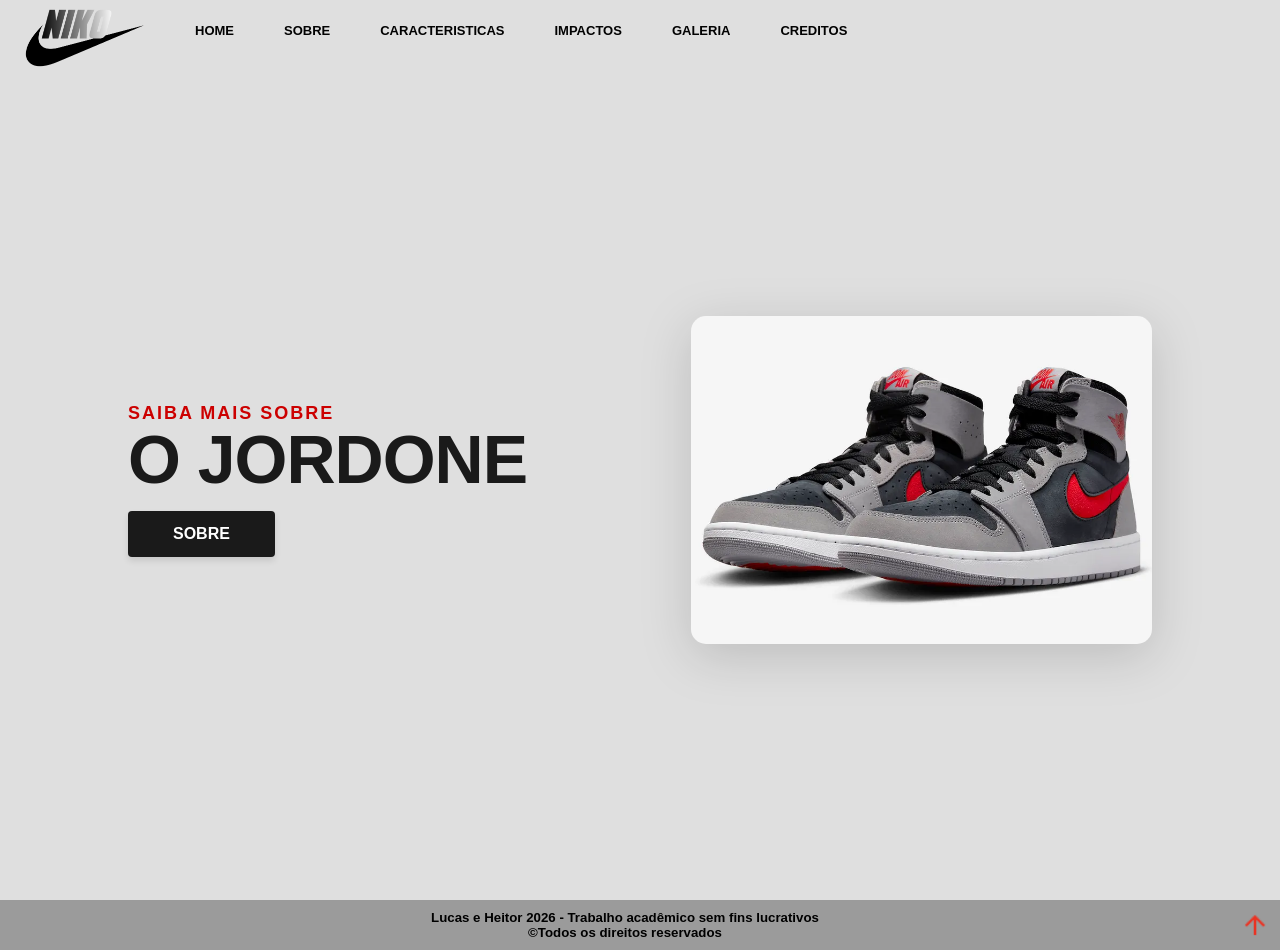
<file: index.html>
<!DOCTYPE html>
<html lang="pt-br">
    <head>
        <title> Home </title>
        <meta charset="utf-8">
        <link rel="icon" type="image/png" href="files/niko.png">
        <link rel="stylesheet" type="text/css" href="style.css">
    </head>
    <body>
        <div class="menu">
            <div class="center">
                <div class="logo">
                    <img src="files/niko.png" type="image/png">
                </div>
                <ul>
                    <li><a href="index.html" >HOME</a></li>
                    <li><a href="sobre.html" >SOBRE</a></li>
                    <li><a href="caracteristicas.html">CARACTERISTICAS</a></li>
                    <li><a href="impactos.html">IMPACTOS</a></li>
                    <li><a href="galeria.html">GALERIA</a></li>
                    <li><a href="creditos.html">CREDITOS</a></li>
				</ul>
			</div>
		</div>
        
	    <main class="conteudo-principal">
			<div class="coluna-esquerda">
				<span class="subtitulo">Saiba mais sobre</span>
				<h1 class="titulo-jordan">O Jordone</h1>
				<a href="sobre.html" class="btn-sobre">Sobre</a>
			</div>
		    <div class="coluna-direita">
                <img class="imagem-jordan-1" src="files/jordan.jpg">
            </div>
        </main>

        <footer>
            <div class="up">
                <a href="#"><img src="files/up.png" type="image/png"></a>
            </div>
            <h5> Lucas e Heitor 2026 - Trabalho acadêmico sem fins lucrativos <br> &copy;Todos os direitos reservados </h5>
        </footer>

    </body>
</html>
</file>
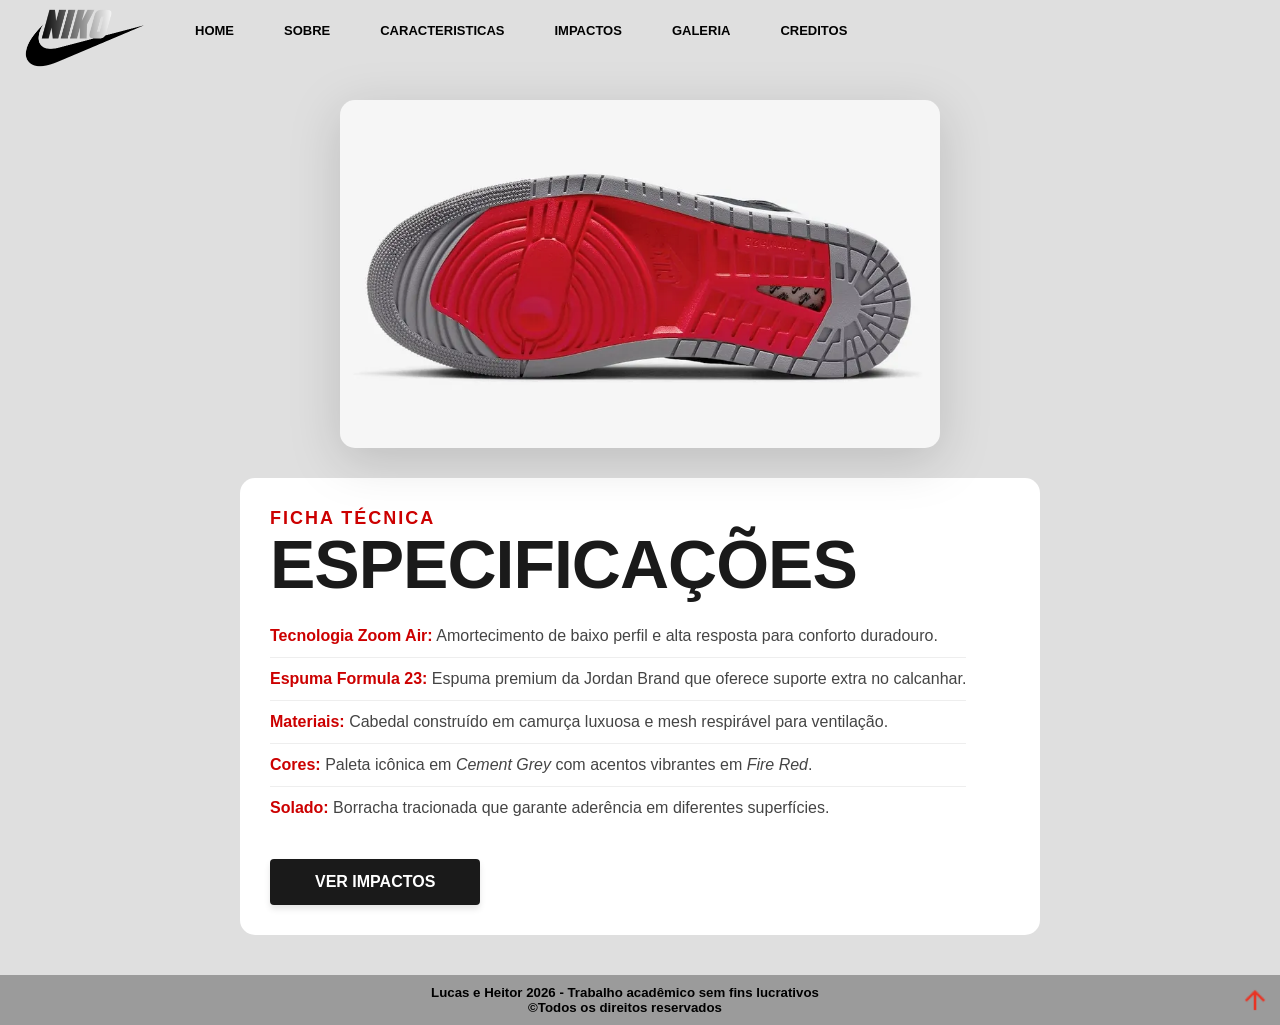
<file: caracteristicas.html>
<!DOCTYPE html>
<html lang="pt-br">
    <head>
        <title> Características </title>
        <meta charset="utf-8">
        <link rel="icon" type="image/png" href="files/niko.png">
        <link rel="stylesheet" type="text/css" href="style.css">
    </head>
    <body>
        <div class="menu">
            <div class="center">
              <div class="logo">
                    <img src="files/niko.png" alt="Logo">
              </div>
              <ul>
                   <li><a href="index.html" >HOME</a></li>
                   <li><a href="sobre.html" >SOBRE</a></li>
                   <li><a href="caracteristicas.html">CARACTERISTICAS</a></li>
                   <li><a href="impactos.html">IMPACTOS</a></li>
                   <li><a href="galeria.html">GALERIA</a></li>
                   <li><a href="creditos.html">CREDITOS</a></li>
              </ul>
           </div>
        </div>

		<main class="conteudo-vertical">            
            <div class="bloco-imagem-topo">
                <img class="imagem-jordan-1" src="files/jordan 3.jpg" >
            </div>

            <div class="coluna-esquerda-2 box-especificacoes">
                <span class="subtitulo">Ficha Técnica</span>
                <h1 class="titulo-jordan">Especificações</h1>
                
                <ul class="lista-caracteristicas">
                    <li><strong>Tecnologia Zoom Air:</strong> Amortecimento de baixo perfil e alta resposta para conforto duradouro.</li>
                    <li><strong>Espuma Formula 23:</strong> Espuma premium da Jordan Brand que oferece suporte extra no calcanhar.</li>
                    <li><strong>Materiais:</strong> Cabedal construído em camurça luxuosa e mesh respirável para ventilação.</li>
                    <li><strong>Cores:</strong> Paleta icônica em <em>Cement Grey</em> com acentos vibrantes em <em>Fire Red</em>.</li>
                    <li><strong>Solado:</strong> Borracha tracionada que garante aderência em diferentes superfícies.</li>
                </ul>

                <a href="impactos.html" class="btn-sobre">Ver Impactos</a>
            </div>
        </main>

        <footer>
            <div class="up">
                <a href="#"><img src="files/up.png" type="image/png"></a>
            </div>
            <h5> Lucas e Heitor 2026 - Trabalho acadêmico sem fins lucrativos <br> &copy;Todos os direitos reservados </h5>
        </footer>

    </body>
</html>
</file>
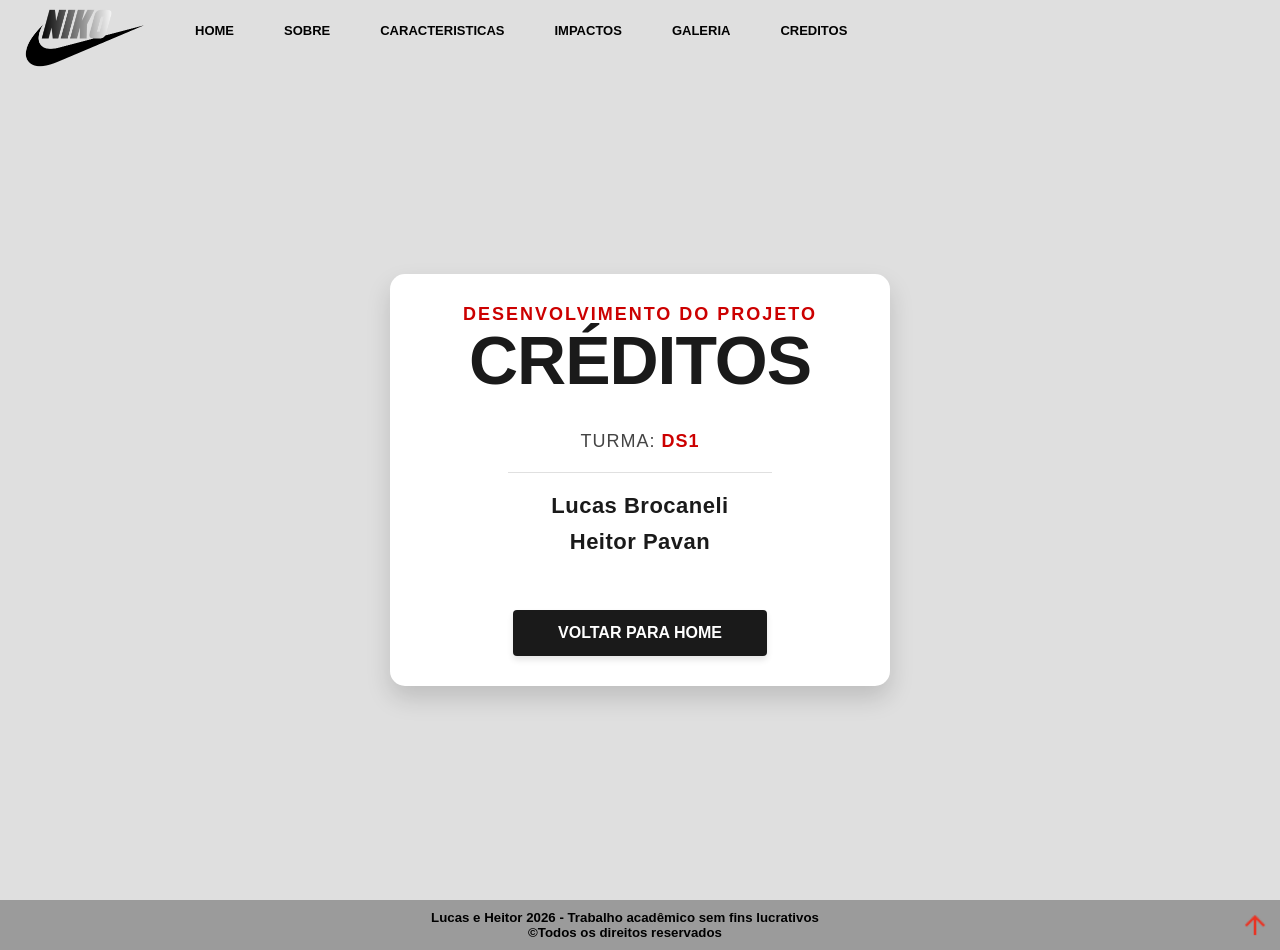
<file: creditos.html>
<!DOCTYPE html>
<html lang="pt-br">
    <head>
        <title> Creditos </title>
        <meta charset="utf-8">
        <link rel="icon" type="image/png" href="files/niko.png">
        <link rel="stylesheet" type="text/css" href="style.css">
    </head>
    <body>
        <div class="menu">
            <div class="center">
              <div class="logo">
                    <img src="files/niko.png" alt="Logo">
              </div>
              <ul>
                   <li><a href="index.html" >HOME</a></li>
                   <li><a href="sobre.html" >SOBRE</a></li>
                   <li><a href="caracteristicas.html">CARACTERISTICAS</a></li>
                   <li><a href="impactos.html">IMPACTOS</a></li>
                   <li><a href="galeria.html">GALERIA</a></li>
                   <li><a href="creditos.html">CREDITOS</a></li>
              </ul>
           </div>
        </div>

		<main class="conteudo-central">           
            <div class="coluna-esquerda-2 box-creditos">
                <span class="subtitulo">Desenvolvimento do Projeto</span>
                <h1 class="titulo-jordan">Créditos</h1>
                
                <div class="info-desenvolvedores">
                    <p class="tag-turma">Turma: <strong>DS1</strong></p>
                    
                    <hr class="linha-divisoria">
                    
                    <p class="nome-aluno">Lucas Brocaneli</p>
                    <p class="nome-aluno">Heitor Pavan</p>
                </div>

                <a href="index.html" class="btn-sobre" style="margin-top: 20px;">Voltar para Home</a>
            </div>
        </main>

        <footer>
            <div class="up">
                <a href="#"><img src="files/up.png" type="image/png"></a>
            </div>
            <h5> Lucas e Heitor 2026 - Trabalho acadêmico sem fins lucrativos <br> &copy;Todos os direitos reservados </h5>
        </footer>

    </body>
</html>
</file>
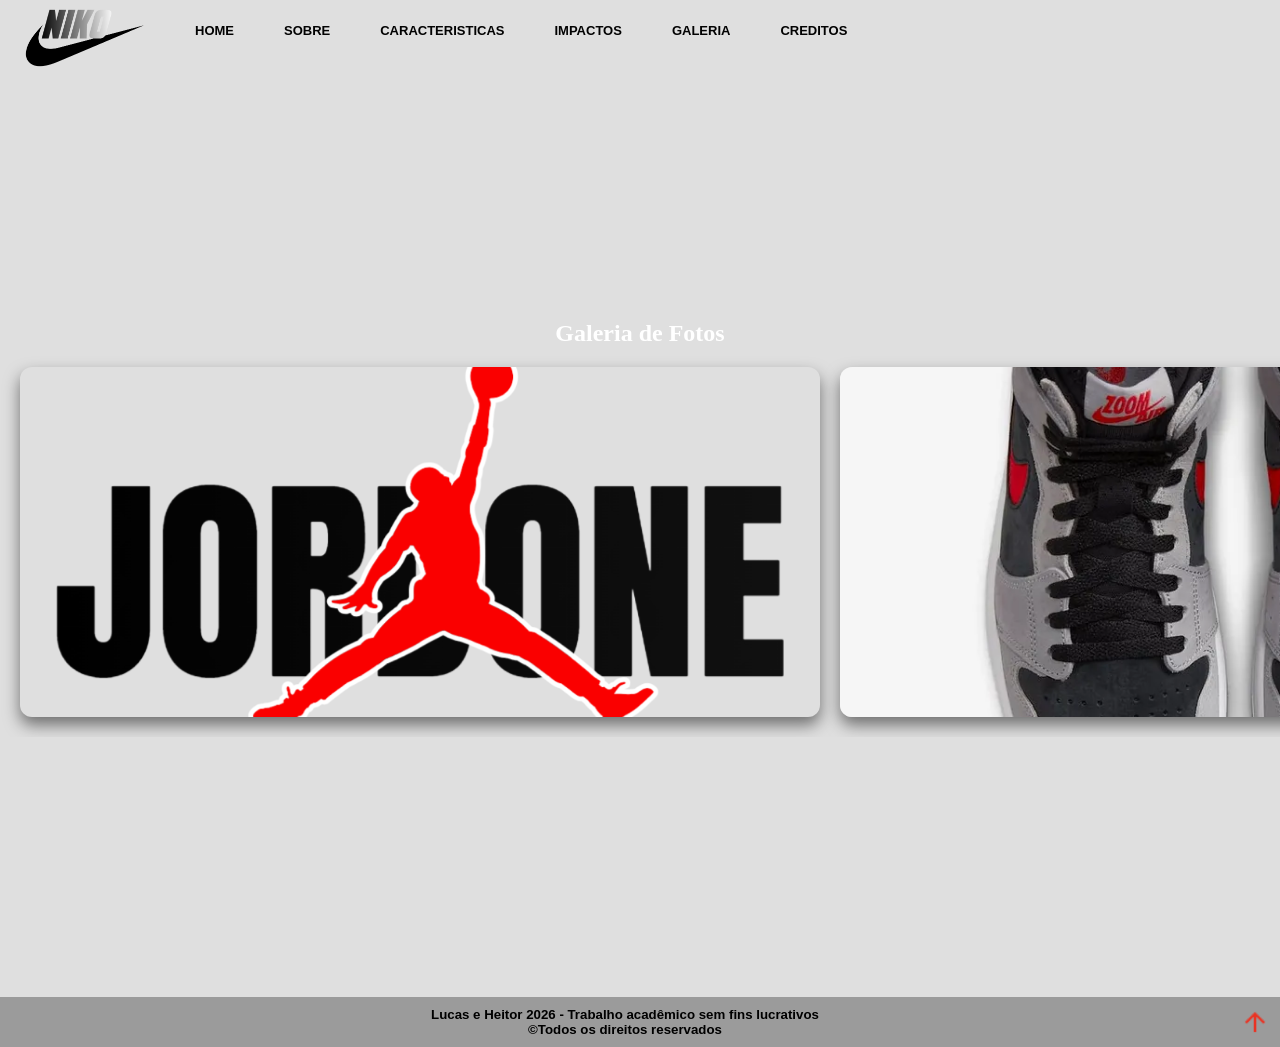
<file: galeria.html>
<!DOCTYPE html>
<html lang="pt-br">
    <head>
        <title> Galeria </title>
        <meta charset="utf-8">
        <link rel="icon" type="image/png" href="files/niko.png">
        <link rel="stylesheet" type="text/css" href="style.css">
    </head>
    <body>
        <div class="menu">
            <div class="center">
              <div class="logo">
                    <img src="files/niko.png" type="image/png">
              </div>
              <ul>
                   <li><a href="index.html" >HOME</a></li>
                   <li><a href="sobre.html" >SOBRE</a></li>
                   <li><a href="caracteristicas.html">CARACTERISTICAS</a></li>
                   <li><a href="impactos.html">IMPACTOS</a></li>
                   <li><a href="galeria.html">GALERIA</a></li>
                   <li><a href="creditos.html">CREDITOS</a></li>
              </ul>
           </div>
        </div>

		<section class="galeria"> 
            <h2>Galeria de Fotos</h2> 
             
            <div class="galeria-container"> 
                <!-- Imagem 1 --> 
                <div class="galeria-item"> 
                    <img src="files/JORDONE.png" alt="Ferrari 1"> 
                </div> 
                 
                <!-- Imagem 2 --> 
                <div class="galeria-item"> 
                    <img src="files/jordan 2.jpg" alt="Ferrari 2"> 
                </div> 
                 
                <!-- Imagem 3 --> 
                <div class="galeria-item"> 
                    <img src="files/jordan 3.jpg" alt="Ferrari 3"> 
                </div> 
                 
                <!-- Imagem 4 --> 
                <div class="galeria-item"> 
                    <img src="files/jordan 4.jpg" alt="Ferrari 4"> 
                </div> 
         
                <!-- Imagem 5 --> 
                <div class="galeria-item"> 
                    <img src="files/jordan.jpg" alt="Ferrari 5"> 
                </div> 
         
                <!-- Imagem 6 --> 
                <div class="galeria-item"> 
                    <img src="files/JUST-MAKE-IT.png" alt="Ferrari 6"> 
                </div> 
            </div> 
        </section> 

        <footer>
            <div class="up">
                <a href="#"><img src="files/up.png" type="image/png"></a>
            </div>
            <h5> Lucas e Heitor 2026 - Trabalho acadêmico sem fins lucrativos <br> &copy;Todos os direitos reservados </h5>
        </footer>

    </body>
</html>
</file>
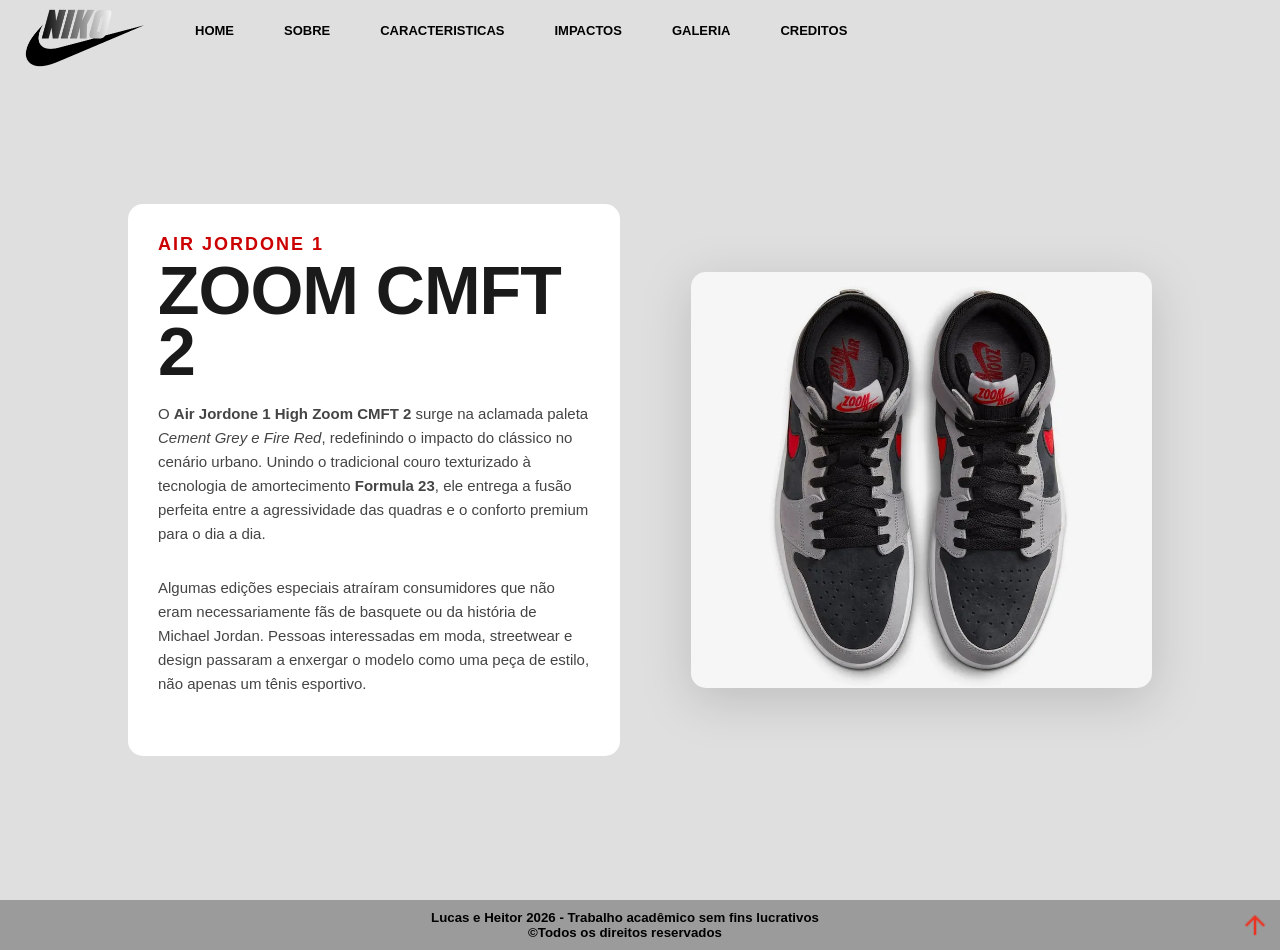
<file: impactos.html>
<!DOCTYPE html>
<html lang="pt-br">
    <head>
        <title> Impactos </title>
        <meta charset="utf-8">
        <link rel="icon" type="image/png" href="files/niko.png">
        <link rel="stylesheet" type="text/css" href="style.css">
    </head>
    <body>

        <div class="menu">
            <div class="center">
              <div class="logo">
                    <img src="files/niko.png" alt="Logo">
              </div>
              <ul>
                   <li><a href="index.html" >HOME</a></li>
                   <li><a href="sobre.html" >SOBRE</a></li>
                   <li><a href="caracteristicas.html">CARACTERISTICAS</a></li>
                   <li><a href="impactos.html">IMPACTOS</a></li>
                   <li><a href="galeria.html">GALERIA</a></li>
                   <li><a href="creditos.html">CREDITOS</a></li>
              </ul>
           </div>
        </div>

    <main class="conteudo-principal">        
        <div class="coluna-esquerda-2">
            <span class="subtitulo">Air Jordone 1</span>
            <h1 class="titulo-jordan">Zoom CMFT 2</h1>
            
            <p class="texto-descricao">
                O <b>Air Jordone 1 High Zoom CMFT 2</b> surge na aclamada paleta <i>Cement Grey e Fire Red</i>,
				redefinindo o impacto do clássico no cenário urbano. Unindo o tradicional couro texturizado à tecnologia de amortecimento <b>Formula 23</b>, 
				ele entrega a fusão perfeita entre a agressividade das quadras e o conforto premium para o dia a dia.
            </p>
            <p class="texto-descricao">
                Algumas edições especiais atraíram consumidores que não eram necessariamente fãs de basquete ou da história de Michael Jordan. 
                Pessoas interessadas em moda, streetwear e design passaram a enxergar o modelo como uma peça de estilo, não apenas um tênis esportivo.
            </p>
        </div>

        <div class="coluna-direita">           
            <img class="imagem-jordan" src="files/jordan 2.jpg"  >
        </div>
    </main>

        <footer>
            <div class="up">
                <a href="#"><img src="files/up.png" type="image/png"></a>
            </div>
            <h5> Lucas e Heitor 2026 - Trabalho acadêmico sem fins lucrativos <br> &copy;Todos os direitos reservados </h5>
        </footer>

	</body>
</html>
</file>
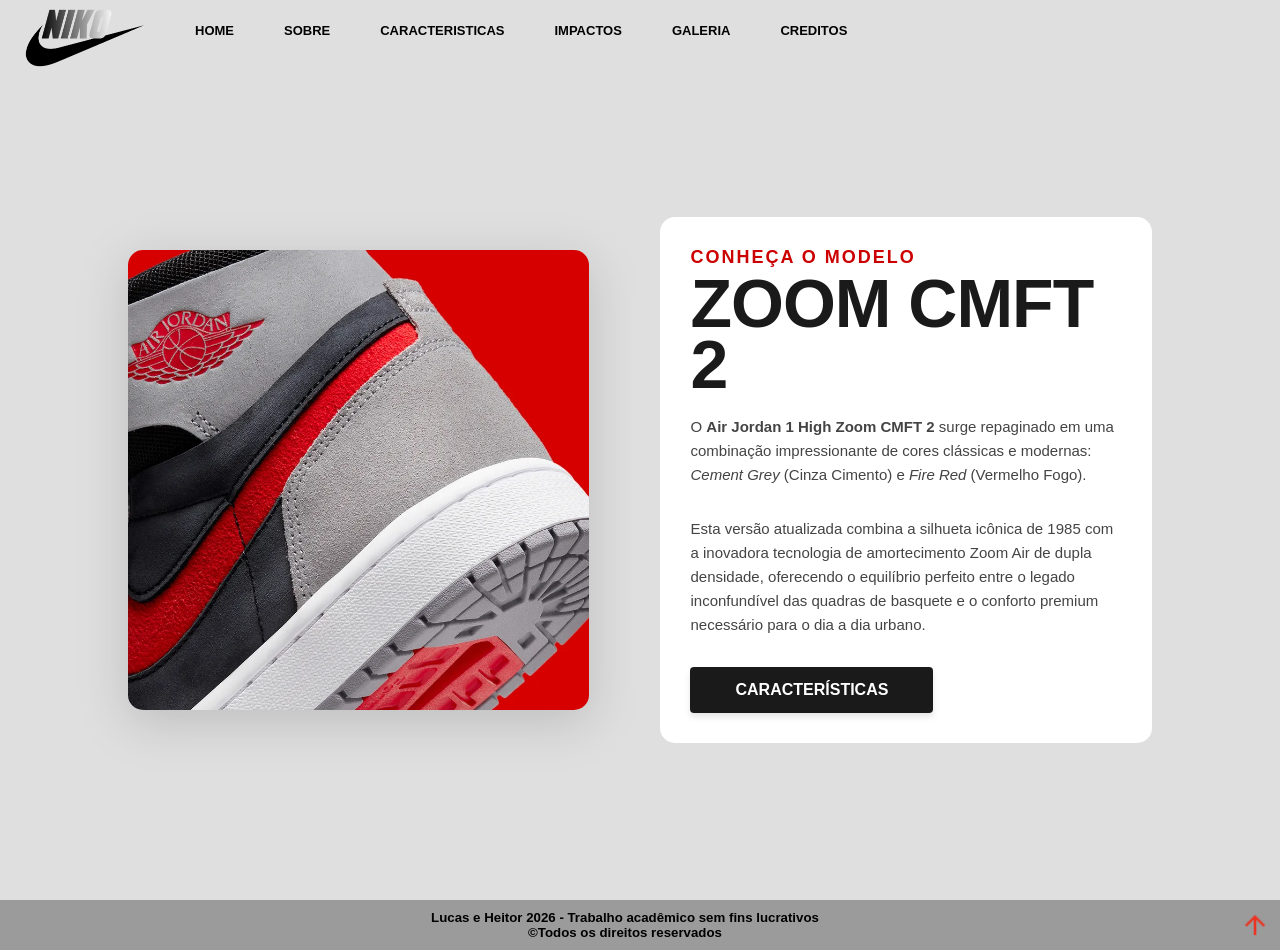
<file: sobre.html>
<!DOCTYPE html>
<html lang="pt-br">
    <head>
        <title> Sobre </title>
        <meta charset="utf-8">
        <link rel="icon" type="image/png" href="files/niko.png">
        <link rel="stylesheet" type="text/css" href="style.css">
    </head>
    <body>
        <div class="menu">
            <div class="center">
              <div class="logo">
                    <img src="files/niko.png" alt="Logo">
              </div>
              <ul>
                   <li><a href="index.html" >HOME</a></li>
                   <li><a href="sobre.html" >SOBRE</a></li>
                   <li><a href="caracteristicas.html">CARACTERISTICAS</a></li>
                   <li><a href="impactos.html">IMPACTOS</a></li>
                   <li><a href="galeria.html">GALERIA</a></li>
                   <li><a href="creditos.html">CREDITOS</a></li>
              </ul>
           </div>
        </div>

		<main class="conteudo-principal">          
            <div class="coluna-direita">
                <img class="imagem-jordan-1" src="files/jordan 4.jpg" >
            </div>

            <div class="coluna-esquerda-2">
                <span class="subtitulo">Conheça o Modelo</span>
                <h1 class="titulo-jordan">Zoom CMFT 2</h1>
                
                <p class="texto-descricao">
                    O <strong>Air Jordan 1 High Zoom CMFT 2</strong> surge repaginado em uma combinação impressionante de cores clássicas e modernas: <em>Cement Grey</em> (Cinza Cimento) e <em>Fire Red</em> (Vermelho Fogo). 
                </p>
                
                <p class="texto-descricao">
                    Esta versão atualizada combina a silhueta icônica de 1985 com a inovadora tecnologia de amortecimento Zoom Air de dupla densidade, oferecendo o equilíbrio perfeito entre o legado inconfundível das quadras de basquete e o conforto premium necessário para o dia a dia urbano.
                </p>

                <a href="caracteristicas.html" class="btn-sobre">Características</a>
            </div>
        </main>

        <footer>
            <div class="up">
                <a href="#"><img src="files/up.png" type="image/png"></a>
            </div>
            <h5> Lucas e Heitor 2026 - Trabalho acadêmico sem fins lucrativos <br> &copy;Todos os direitos reservados </h5>
        </footer>

    </body>
</html>
</file>
<file: style.css>
* {
    margin: 0;
    padding: 0;
    box-sizing: border-box;
}

body {
    background-color: #dfdfdf;
    padding-top: 60px;
}

.menu {
    width: 100%;
    height: 60px;
    background-color: #8b8b8b00;
    position: fixed;
    top: 0;
    left: 0;
    z-index: 9999;
}

.center {
    width: 100%;
    height: 60px;
    display: flex;
    align-items: center;
    justify-content: flex-start;
}

.logo img {
    width: 130px;
    height: auto;
    margin-left: 20px;
    margin-right: 20px;
    margin-top: 20px;
}

.center ul {
    list-style: none;
    display: flex;
    height: 60px;
}

.center ul li {
    display: flex;
    align-items: center;
    justify-content: center;
    transition: all 0.4s;
}

.center ul li a {
    display: flex;
    align-items: center;
    justify-content: center;
    height: 100%;
    padding: 0 25px;
    text-decoration: none;
    color: #020202; 
    font-family: Arial, Helvetica, sans-serif;
    font-size: 13px;
    font-weight: bold;
    transition: color 0.4s;
}

.center ul li:hover {
    background-color: #505050;
    cursor: pointer;
}

.center ul li:hover a {
    color: #ffffff;
}

.conteudo-central {
    width: 100%;
    height: calc(100vh - 60px); 
    display: flex;
    justify-content: center; 
    align-items: center;
    text-align: center; 
}


.box-texto h1 {
    font-family: Arial, Helvetica, sans-serif;
    font-size: 42px;         
    color: #1a1a1a;
    margin-bottom: 25px;     
    text-transform: uppercase; 
    letter-spacing: 1px;  
}


.btn-sobre {
    display: inline-block;
    padding: 12px 40px;
    background-color: #1a1a1a;
    color: #ffffff;           
    font-family: Arial, Helvetica, sans-serif;
    font-size: 16px;
    font-weight: bold;
    text-decoration: none;     
    border-radius: 4px;       
    text-transform: uppercase;
    transition: all 0.3s ease; 
    box-shadow: 0 4px 6px rgba(0, 0, 0, 0.1); 
}

.btn-sobre:hover {
    background-color: #505050; 
    transform: translateY(-2px); 
    box-shadow: 0 6px 12px rgba(0, 0, 0, 0.15); 
}

.conteudo-principal {
    width: 100%;
    height: calc(100vh - 60px); 
    display: flex;
    align-items: center;
    justify-content: space-between; 
    padding: 0 10%; 
}


.coluna-esquerda {
    display: flex;
    flex-direction: column; 
    align-items: flex-start; 
    max-width: 50%; 
}


.subtitulo {
    font-family: Arial, Helvetica, sans-serif;
    font-size: 20px;
    font-weight: bold;
    color: #666666;
    text-transform: uppercase;
    letter-spacing: 2px;
    margin-bottom: 5px; 
}

.titulo-jordan {
    font-family: Arial, Helvetica, sans-serif;
    font-size: 72px;
    font-weight: 900; 
    color: #1a1a1a;
    text-transform: uppercase;
    line-height: 0.9; 
    margin-bottom: 35px; 
    letter-spacing: -1px;
}

.btn-sobre {
    display: inline-block;
    padding: 14px 45px;
    background-color: #1a1a1a;
    color: #ffffff;
    font-family: Arial, Helvetica, sans-serif;
    font-size: 16px;
    font-weight: bold;
    text-decoration: none;
    border-radius: 4px;
    text-transform: uppercase;
    transition: all 0.3s ease;
    box-shadow: 0 4px 6px rgba(0, 0, 0, 0.1);
}

/* Hover do Botão */
.btn-sobre:hover {
    background-color: #505050;
    transform: translateY(-2px);
    box-shadow: 0 6px 12px rgba(0, 0, 0, 0.15);
}

.coluna-direita {
    width: 45%; 
    display: flex;
    justify-content: center;
    align-items: center;
}
.conteudo-principal {
    width: 100%;
    height: calc(100vh - 60px);
    display: flex;
    align-items: center;
    justify-content: space-between;
    padding: 0 10%;
}

.coluna-esquerda {
    display: flex;
    flex-direction: column;
    align-items: flex-start;
    max-width: 48%; 
}

.coluna-esquerda-2 {
    display: flex;
    flex-direction: column;
    align-items: flex-start;
    max-width: 48%; 
    background-color: #ffffff;
    padding: 30px;
    border-radius: 15px;
}

.subtitulo {
    font-family: Arial, Helvetica, sans-serif;
    font-size: 18px;
    font-weight: bold;
    color: #cc0000; 
    text-transform: uppercase;
    letter-spacing: 2px;
    margin-bottom: 5px;
}

.titulo-jordan {
    font-family: Arial, Helvetica, sans-serif;
    font-size: 68px; 
    font-weight: 900;
    color: #1a1a1a;
    text-transform: uppercase;
    line-height: 0.9;
    margin-bottom: 20px;
    letter-spacing: -1px;
}

.texto-descricao {
    font-family: Arial, Helvetica, sans-serif;
    font-size: 15px;
    line-height: 1.6;
    color: #444444;
    margin-bottom: 30px;
}

.btn-sobre {
    display: inline-block;
    padding: 14px 45px;
    background-color: #1a1a1a;
    color: #ffffff;
    font-family: Arial, Helvetica, sans-serif;
    font-size: 16px;
    font-weight: bold;
    text-decoration: none;
    border-radius: 4px;
    text-transform: uppercase;
    transition: all 0.3s ease;
    box-shadow: 0 4px 6px rgba(0, 0, 0, 0.1);
}

.btn-sobre:hover {
    background-color: #505050;
    transform: translateY(-2px);
    box-shadow: 0 6px 12px rgba(0, 0, 0, 0.15);
}


.coluna-direita {
    width: 45%;
    display: flex;
    justify-content: center;
    align-items: center;
}


.imagem-jordan {
    max-width: 100%;
    height: auto;
    object-fit: contain;
    filter: drop-shadow(0px 12px 25px rgba(0,0,0,0.15)); 
    border-radius: 15px;
}

.imagem-jordan-1 {
     max-width: 100%;
    height: auto;
     object-fit: contain;
    filter: drop-shadow(0px 12px 25px rgba(0,0,0,0.15)); 
    border-radius: 15px;
}

.conteudo-vertical {
    width: 100%;
    min-height: calc(100vh - 60px);
    display: flex;
    flex-direction: column; 
    align-items: center;    
    padding: 40px 10%;
}

.bloco-imagem-topo {
    width: 100%;
    max-width: 600px; 
    margin-bottom: 30px;
    display: flex;
    justify-content: center;
}

.box-especificacoes {
    max-width: 800px; 
    width: 100%;
    text-align: left; 
}


.lista-caracteristicas {
    list-style: none;
    margin-bottom: 30px;
}

.lista-caracteristicas li {
    font-family: Arial, sans-serif;
    font-size: 16px;
    color: #444;
    padding: 12px 0;
    border-bottom: 1px solid #eeeeee; 
}

.lista-caracteristicas li strong {
    color: #cc0000; 
}

.lista-caracteristicas li:last-child {
    border-bottom: none; 
}

.pin { 
    background-color: #111; 
} 
.galeria{ 
    padding: 40px 0; 
    background-color: #11111100; 
    color: #fff; 
    text-align: center;
    margin-bottom: 220px;
    margin-top: 220px;
} 
 
.galeria-secao h2 { 
    margin-top: 6px; 
} 
 

.galeria-container { 
    display: flex; 
    overflow-x: auto; 
    scroll-behavior: smooth; 
     
    scroll-snap-type: x mandatory;  
     
    padding: 20px; 
    gap: 20px;
} 
 

.galeria-item { 
    flex: 0 0 100%; 
    max-width: 800px; 
     
    scroll-snap-align: center;  
     
    border-radius: 12px; 
    overflow: hidden; 
    box-shadow: 0 8px 16px rgba(0, 0, 0, 0.5); 
} 
 
.galeria-item img { 
    width: 100%; 
height: 350px; 
object-fit: cover; 
display: block; 
} 

.galeria-container::-webkit-scrollbar { 
height: 8px; 
} 
.galeria-container::-webkit-scrollbar-thumb { 
background: #912f2f; 
border-radius: 10px; 
} 
.galeria-container::-webkit-scrollbar-track { 
background: #222; 
} 


.box-creditos {
    max-width: 500px;
    width: 100%;
    text-align: center; 
    align-items: center;
    margin: 0 auto;
    box-shadow: 0px 12px 25px rgba(0,0,0,0.15);
}


.info-desenvolvedores {
    width: 100%;
    margin-top: 20px;
    margin-bottom: 25px;
}

.tag-turma {
    font-family: Arial, Helvetica, sans-serif;
    font-size: 18px;
    color: #444444;
    text-transform: uppercase;
    letter-spacing: 1px;
}

.tag-turma strong {
    color: #cc0000; 
}

.linha-divisoria {
    border: 0;
    height: 1px;
    background: #e0e0e0;
    margin: 20px auto;
    width: 60%;
}

.nome-aluno {
    font-family: Arial, Helvetica, sans-serif;
    font-size: 22px;
    font-weight: bold;
    color: #1a1a1a;
    margin: 10px 0;
    letter-spacing: 0.5px;
}

h5{
    text-align: center;
    font-family: Arial, Helvetica, sans-serif;
}

footer{
    background-color: #9b9b9b;
    padding: 10px;
}

.up a :hover{
    transform: scale(130%);
    transition: 0.3ms;
}

.up a img{
    width: 30px;
    float: right;
}
</file>
